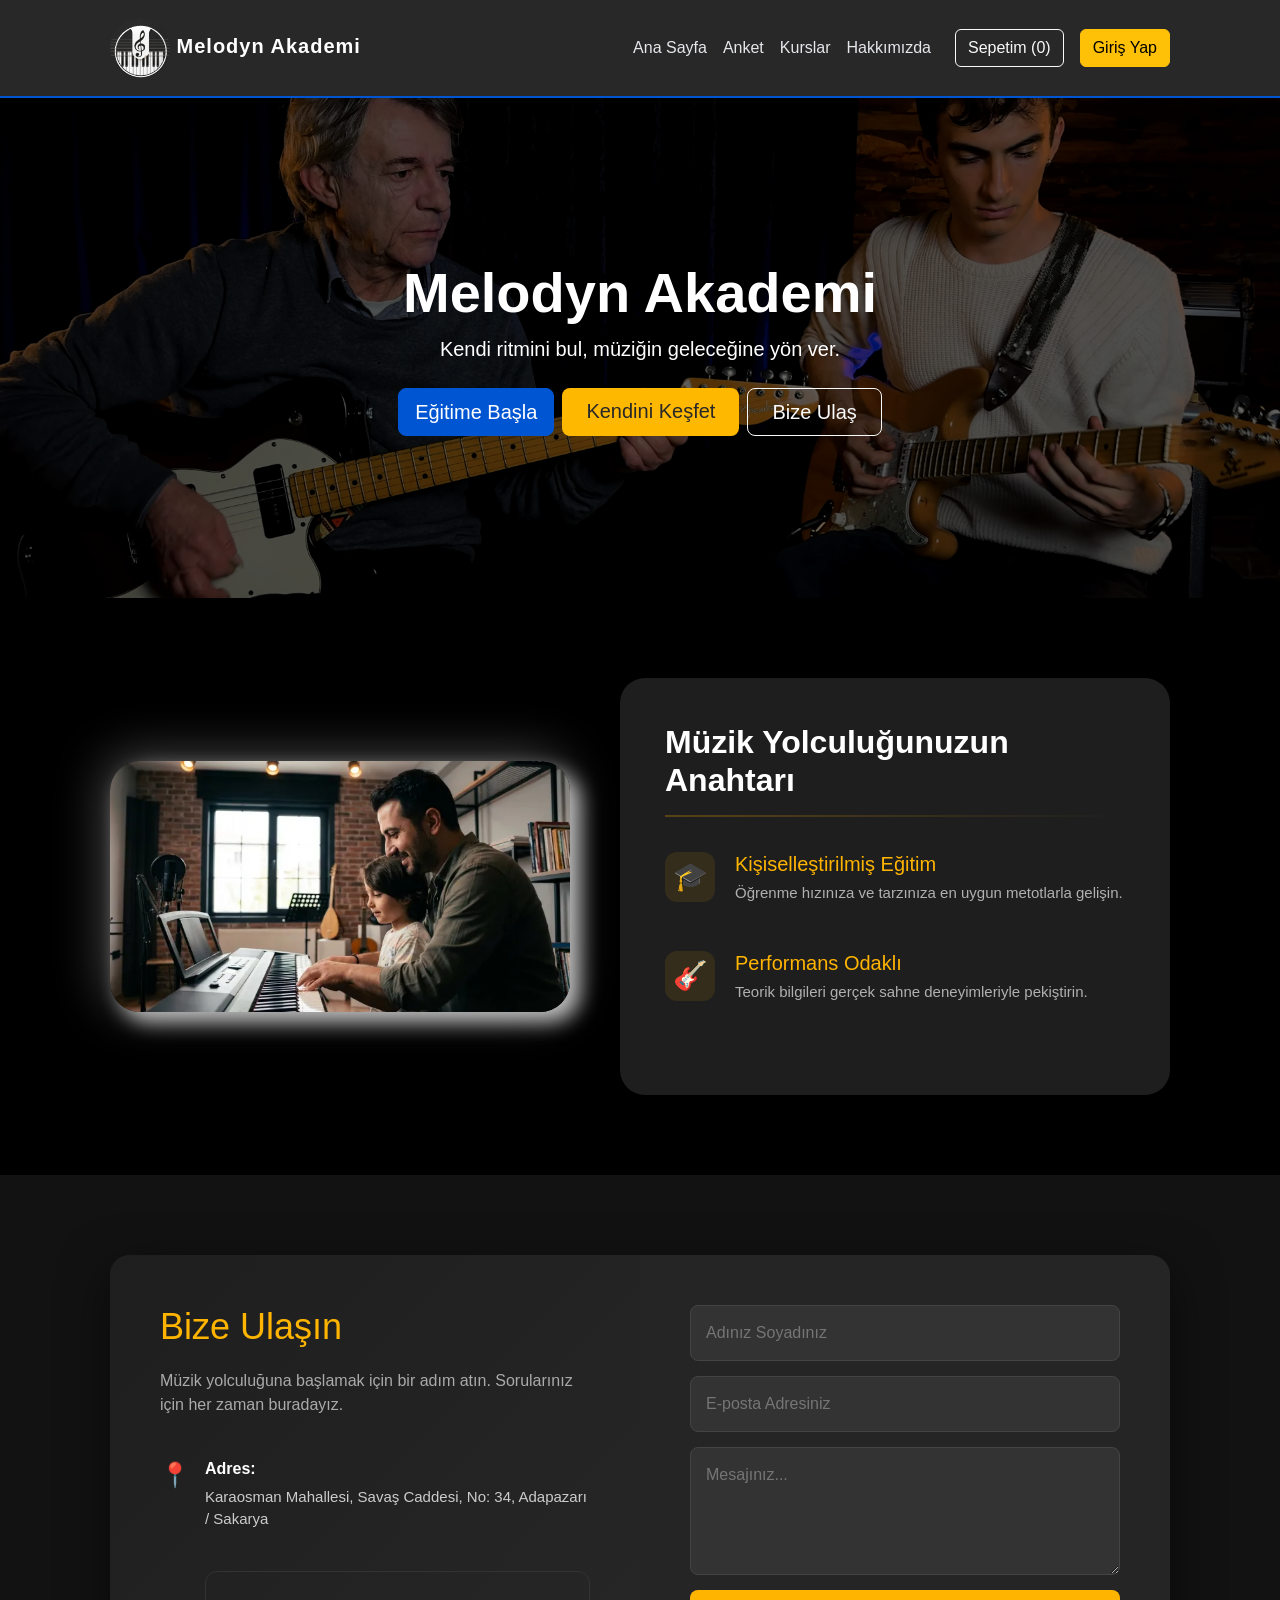
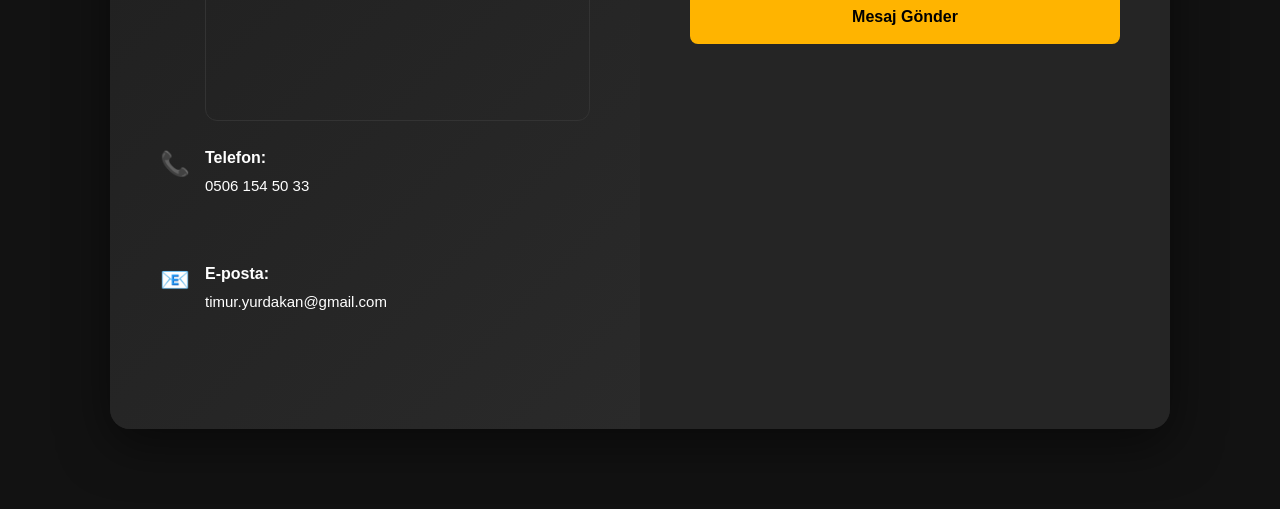
<file: index.html>
<!DOCTYPE html>
<html lang="tr-tr">
<head>
    <meta charset="UTF-8">
    <meta name="viewport" content="width=device-width, initial-scale=1.0">
    <title>Melodyn Akademi</title>
    <link href="bootstrap.min.css" rel="stylesheet">
    <link rel="stylesheet" href="style.css">
</head>
<body>

    <nav class="navbar navbar-expand-lg navbar-custom">
        <div class="container">
            <a class="navbar-brand" href="index.html">
                <img src="logo .jpeg" alt="Logo"> Melodyn Akademi
            </a>
            
            <button class="navbar-toggler" type="button" data-bs-toggle="collapse" data-bs-target="#navbarMenu" aria-controls="navbarMenu" aria-expanded="false" aria-label="Menüyü aç">
                <span class="navbar-toggler-icon"></span>
            </button>
            <div class="collapse navbar-collapse" id="navbarMenu">
                <ul class="navbar-nav ms-auto align-items-center">
                    <li class="nav-item"><a class="nav-link active" href="index.html">Ana Sayfa</a></li>
                    <li class="nav-item"><a class="nav-link" href="anket.html">Anket</a></li>
                    <li class="nav-item"><a class="nav-link" href="kurslar.html">Kurslar</a></li>
                    <li class="nav-item"><a class="nav-link" href="hakkimizda.html">Hakkımızda</a></li>

                    <!-- SEPET BUTONU VE LİSTESİ -->
                    <li class="nav-item position-relative">
                        <button class="btn btn-outline-light ms-3" id="cart-btn" onclick="sepetiAcKapat()">
                            Sepetim (0)
                        </button>
                        
                        <!-- Sepet Penceresi -->
                        <div id="sepet-penceresi" style="display:none; position:absolute; right:0; top:55px; width:280px; background:#1a1a1a; border:1px solid #ffb400; border-radius:12px; padding:15px; z-index:9999; box-shadow: 0 10px 30px rgba(0,0,0,0.5);">
                            <h5 style="color:#ffb400; font-size: 1.1rem; border-bottom: 1px solid #333; pb-2;">Sepetiniz</h5>
                            <ul id="sepet-listesi" style="list-style:none; padding:10px 0; max-height:250px; overflow-y:auto; margin:0;">
                                <!-- JS ile dolacak -->
                            </ul>
                            <div style="border-top: 1px solid #333; pt-2; margin-top:10px;">
                                <button class="btn btn-warning w-100 fw-bold" onclick="sepetiOnayla()">Sepeti Onayla</button>
                            </div>
                        </div>
                    </li>

                    <li class="nav-item ms-3">
                        <button class="btn btn-warning" onclick="loginAlert()">Giriş Yap</button>
                    </li>
                </ul>
            </div>
        </div>
    </nav>

    <div id="hero-section" class="p-5 text-center bg-image shadow-1-strong rounded-bottom-4" 
     style="background-image: linear-gradient(rgba(0, 0, 0, 0.6), rgba(0, 0, 0, 0.6)), url('anasayfa.png'); 
            height: 500px; 
            background-size: cover; 
            background-position: center;
            display: flex;
            align-items: center;
            justify-content: center;">
            
        <div class="container text-white">
            <h1 class="display-4 fw-bold">Melodyn Akademi</h1>
            <p class="lead mb-4">Kendi ritmini bul, müziğin geleceğine yön ver.</p>
            <div class="d-grid gap-2 d-sm-flex justify-content-sm-center">
                <a href="kurslar.html" class="btn btn-primary btn-lg">Eğitime Başla</a>
                <a href="anket.html" class="btn btn-secondary btn-lg px-4 gap-3">Kendini Keşfet</a>
                <a href="#iletisim" class="btn btn-outline-light btn-lg px-4">Bize Ulaş</a>
            </div>
        </div>
    </div>

    <section class="info-section">
        <div class="container">
            <div class="info-wrapper">
                <div class="info-image">
                    <img src="ders.png" alt="Müzik Eğitimi">
                </div>
                <div class="info-content">
                    <h2>Müzik Yolculuğunuzun Anahtarı</h2>
                    <hr class="separator">
                    <div class="feature-item">
                        <div class="feature-icon">🎓</div>
                        <div class="feature-text">
                            <h3>Kişiselleştirilmiş Eğitim</h3>
                            <p>Öğrenme hızınıza ve tarzınıza en uygun metotlarla gelişin.</p>
                        </div>
                    </div>
                    <div class="feature-item">
                        <div class="feature-icon">🎸</div>
                        <div class="feature-text">
                            <h3>Performans Odaklı</h3>
                            <p>Teorik bilgileri gerçek sahne deneyimleriyle pekiştirin.</p>
                        </div>
                    </div>
                </div>
            </div>
        </div>
    </section>

    <!-- index.html içindeki Contact Section Kısmı -->
<section class="contact-section" id="iletisim">
    <div class="container">
        <div class="contact-card">
            <div class="contact-info">
                <h2>Bize Ulaşın</h2>
                <p>Müzik yolculuğuna başlamak için bir adım atın. Sorularınız için her zaman buradayız.</p>
                
                <div class="info-list">
                    <div class="info-item">
                        <span class="icon">📍</span>
                        <div class="text">
                            <strong>Adres:</strong>
                            <p>Karaosman Mahallesi, Savaş Caddesi, No: 34, Adapazarı / Sakarya</p>
                            <!-- HARİTA BURAYA GELDİ -->
                            <div class="map-container" style="margin-top:15px; border-radius: 12px; overflow: hidden; height: 150px; border: 1px solid #333;">
                                <iframe
                                    src="https://www.google.com/maps?q=Karaosman%20Mahallesi%2C%20Savas%20Caddesi%2C%20No%3A%2034%2C%20Adapazari%2C%20Sakarya&output=embed"
                                    width="100%" 
                                    height="100%" 
                                    style="border:0;" 
                                    allowfullscreen="" 
                                    loading="lazy" 
                                    referrerpolicy="no-referrer-when-downgrade">
                                </iframe>
                            </div>
                        </div>
                    </div>

                    <div class="info-item">
                        <span class="icon">📞</span>
                        <div class="text">
                            <strong>Telefon:</strong>
                            <p><a href="tel:5061545033" style="color: #fff; text-decoration: none;">0506 154 50 33</a></p>
                        </div>
                    </div>

                    <div class="info-item">
                        <span class="icon">📧</span>
                        <div class="text">
                            <strong>E-posta:</strong>
                            <p><a href="mailto:timur.yurdakan@gmail.com" style="color: #fff; text-decoration: none;">timur.yurdakan@gmail.com</a></p>
                        </div>
                    </div>
                </div>
            </div>

            <div class="contact-form">
                <input type="text" placeholder="Adınız Soyadınız">
                <input type="email" placeholder="E-posta Adresiniz">
                <textarea placeholder="Mesajınız..." rows="4"></textarea>
                <button class="submit-btn">Mesaj Gönder</button>
            </div>
        </div>
    </div>
</section>

    <script src="https://cdn.jsdelivr.net/npm/bootstrap@5.3.3/dist/js/bootstrap.bundle.min.js"></script>
    <script src="script.js"></script>
</body>
</html>
</file>
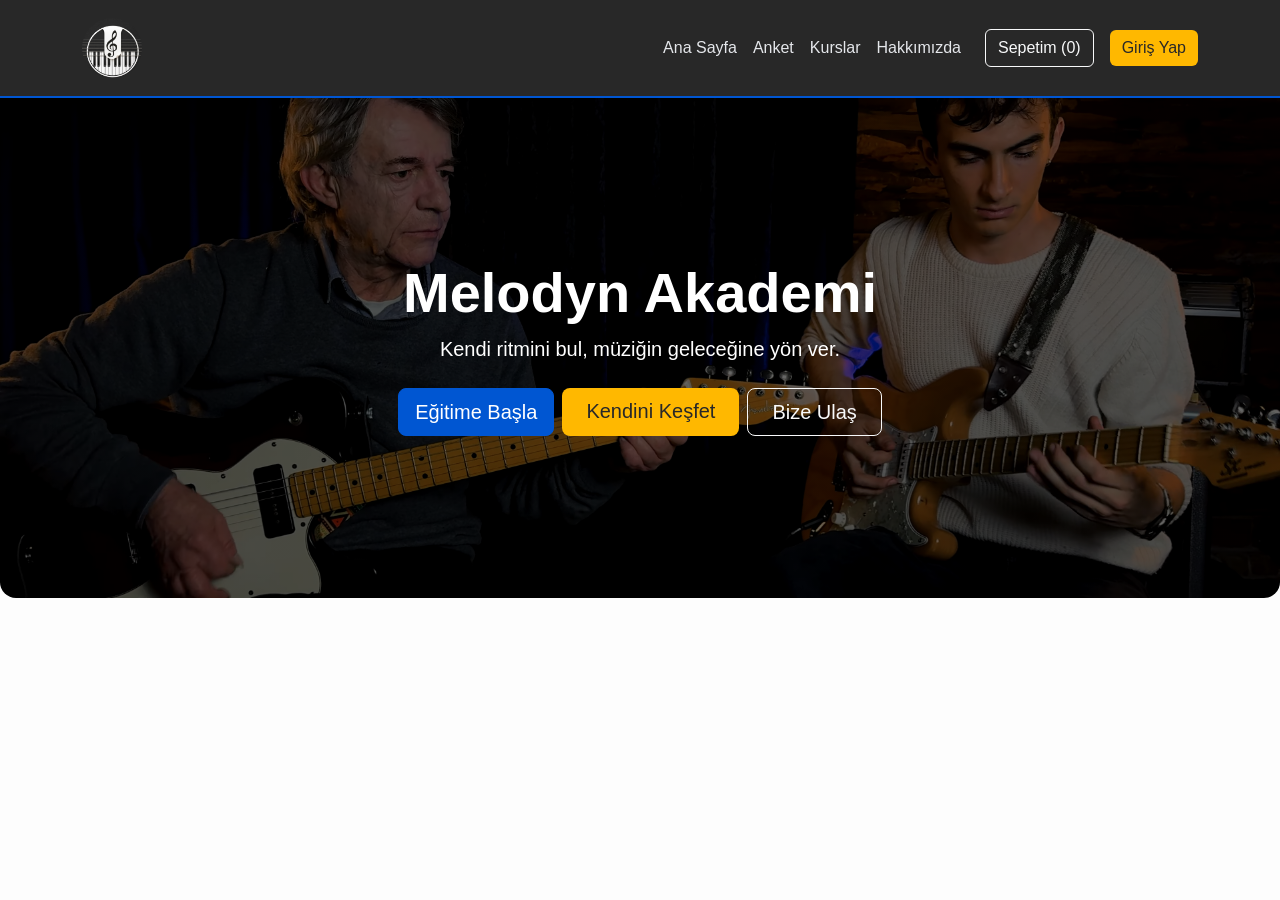
<file: SWE106/index.html>
<!DOCTYPE html>
<html lang="tr">
<head>
    <meta charset="UTF-8">
    <title>Melodyn Akademi</title>
    <link href="bootstrap.min.css" rel="stylesheet">
    <link rel="stylesheet" href="style.css">
</head>
<body>

    <nav class="navbar navbar-expand-lg navbar-custom">
        <div class="container">
            <a class="navbar-brand" href="index.html">
                <img src="WhatsApp Image 2026-04-24 at 16.13.38.jpeg" alt="Logo">
            </a>
            
            <div class="collapse navbar-collapse">
                <ul class="navbar-nav ms-auto align-items-center">
                    <li class="nav-item"><a class="nav-link" href="index.html">Ana Sayfa</a></li>
                    <li class="nav-item"><a class="nav-link" href="anket.html">Anket</a></li>
                    <li class="nav-item"><a class="nav-link" href="kurslar.html">Kurslar</a></li>
                    <li class="nav-item"><a class="nav-link" href="hakkimizda.html">Hakkımızda</a></li>
                    
                    <li class="nav-item">
                        <button class="btn btn-outline-light ms-3" data-bs-toggle="modal" data-bs-target="#sepetModal">
                            Sepetim (0)
                        </button>
                    </li>

                    <li class="nav-item ms-3">
                        <a class="btn btn-secondary" href="#">Giriş Yap</a>
                    </li>
                </ul>
            </div>
        </div>
    </nav>

    <div class="p-5 text-center bg-image shadow-1-strong rounded-bottom-4" 
     style="background-image: linear-gradient(rgba(0, 0, 0, 0.6), rgba(0, 0, 0, 0.6)), url('anasayfa.png'); 
            height: 500px; 
            background-size: cover; 
            background-position: center;
            display: flex;
            align-items: center;
            justify-content: center;">
            
  <div class="container text-white">
    <h1 class="display-4 fw-bold">Melodyn Akademi</h1>
    <p class="lead mb-4">Kendi ritmini bul, müziğin geleceğine yön ver.</p>
    <div class="d-grid gap-2 d-sm-flex justify-content-sm-center">
      <a href="kurslar.html" class="btn btn-primary btn-lg">Eğitime Başla</a>
      <a href="#kurslar" class="btn btn-secondary  btn-lg px-4 gap-3">Kendini Keşfet</a>
      <a href="#iletisim" class="btn btn-outline-light btn-lg px-4">Bize Ulaş</a>
    </div>
  </div>
</div>

    
    <div class="modal fade" id="sepetModal" tabindex="-1">
        <div class="modal-dialog modal-dialog-centered">
            <div class="modal-content">
                <div class="modal-header">
                    <h5 class="modal-title">Sepetim</h5>
                    <button type="button" class="btn-close" data-bs-dismiss="modal"></button>
                </div>
                <div class="modal-body text-center">
                    <p>Sepetiniz şu an boş.</p>
                </div>
                <div class="modal-footer">
                    <button type="button" class="btn btn-secondary" data-bs-dismiss="modal">Kapat</button>
                </div>
            </div>
        </div>
    </div>

</body>
</html>
</file>
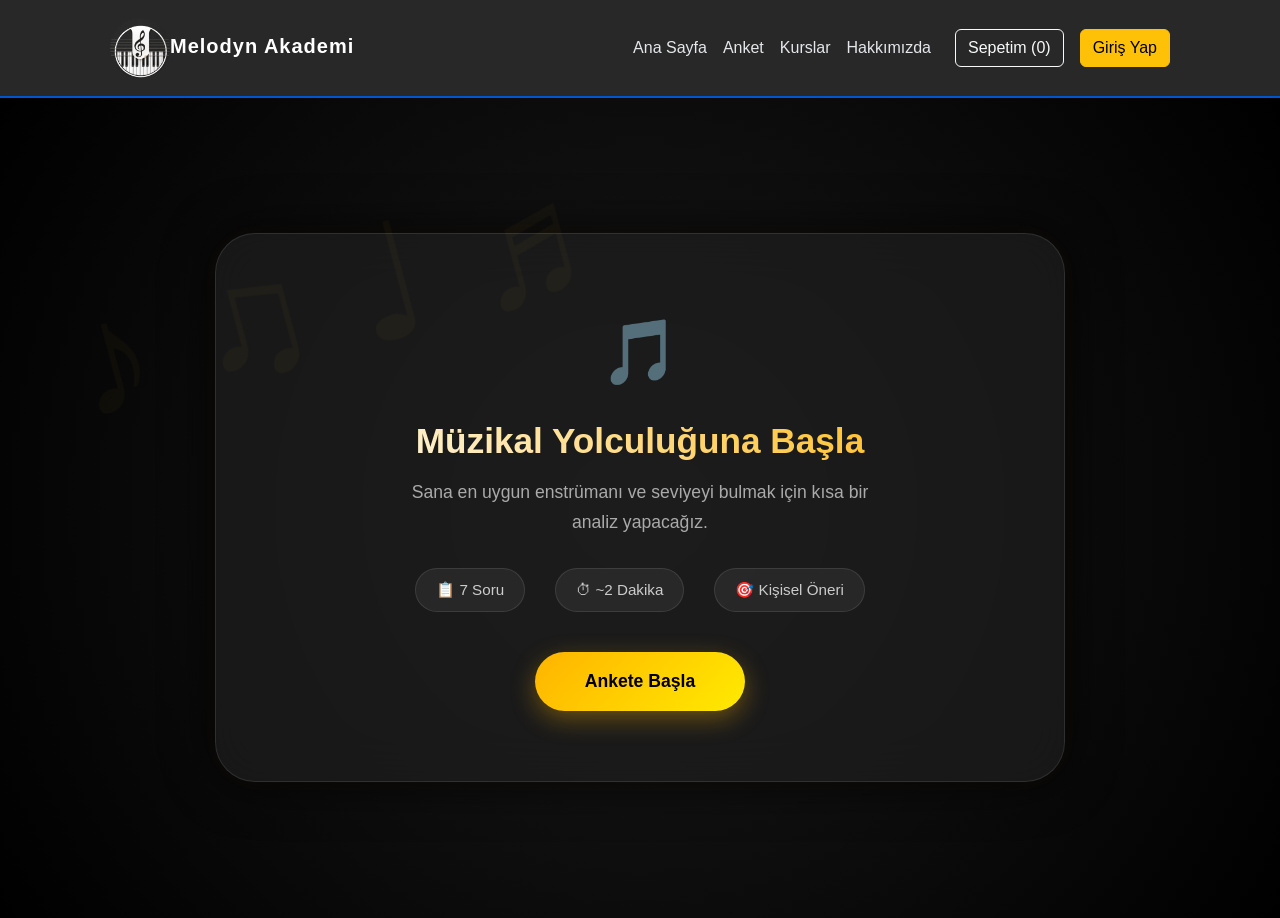
<file: anket.html>
<!DOCTYPE html>
<html lang="tr-tr">
<head>
    <meta charset="UTF-8">
    <meta name="viewport" content="width=device-width, initial-scale=1.0">
    <title>Melodyn Akademi | Kurs Keşif Anketi</title>
    <link href="bootstrap.min.css" rel="stylesheet">
    <link rel="stylesheet" href="style.css">
</head>
<body>
    <nav class="navbar navbar-expand-lg navbar-custom">
        <div class="container">
            <a class="navbar-brand" href="index.html">
                <img src="logo .jpeg" alt="Logo">Melodyn Akademi
            </a>
            <button class="navbar-toggler" type="button" data-bs-toggle="collapse" data-bs-target="#navbarMenu" aria-controls="navbarMenu" aria-expanded="false" aria-label="Menüyü aç">
                <span class="navbar-toggler-icon"></span>
            </button>
            <div class="collapse navbar-collapse" id="navbarMenu">
                <ul class="navbar-nav ms-auto align-items-center">
                    <li class="nav-item"><a class="nav-link" href="index.html">Ana Sayfa</a></li>
                    <li class="nav-item"><a class="nav-link active" href="anket.html">Anket</a></li>
                    <li class="nav-item"><a class="nav-link" href="kurslar.html">Kurslar</a></li>
                    <li class="nav-item"><a class="nav-link" href="hakkimizda.html">Hakkımızda</a></li>
                    
                    <!-- SEPET BUTONU VE LİSTESİ -->
                    <li class="nav-item position-relative">
                        <button class="btn btn-outline-light ms-3" id="cart-btn" onclick="sepetiAcKapat()">
                            Sepetim (0)
                        </button>
                        
                        <!-- Sepet Penceresi (JS ile kontrol ediliyor) -->
                        <div id="sepet-penceresi" style="display:none; position:absolute; right:0; top:55px; width:280px; background:#1a1a1a; border:1px solid #ffb400; border-radius:12px; padding:15px; z-index:9999; box-shadow: 0 10px 30px rgba(0,0,0,0.5);">
                            <h5 style="color:#ffb400; font-size: 1.1rem; border-bottom: 1px solid #333; pb-2;">Sepetiniz</h5>
                            <ul id="sepet-listesi" style="list-style:none; padding:10px 0; max-height:250px; overflow-y:auto; margin:0;">
                                <!-- JS ile dolacak -->
                            </ul>
                            <div style="border-top: 1px solid #333; pt-2; margin-top:10px;">
                                <button class="btn btn-warning w-100 fw-bold" onclick="sepetiOnayla()">Sepeti Onayla</button>
                            </div>
                        </div>
                    </li>

                    <li class="nav-item ms-3">
                        <button class="btn btn-warning" onclick="loginAlert()">Giriş Yap</button>
                    </li>
                </ul>
            </div>
        </div>
    </nav>

    <section class="survey-section">
        <div class="container">
            <div id="survey-card" class="survey-card">

                <!-- Giriş Ekranı -->
                <div id="intro-container">
                    <div class="intro-icon">🎵</div>
                    <h2 class="intro-title">Müzikal Yolculuğuna Başla</h2>
                    <p class="intro-desc">Sana en uygun enstrümanı ve seviyeyi bulmak için kısa bir analiz yapacağız.</p>
                    <div class="intro-meta">
                        <span>📋 7 Soru</span>
                        <span>⏱ ~2 Dakika</span>
                        <span>🎯 Kişisel Öneri</span>
                    </div>
                    <button onclick="startSurvey()" class="btn-start">Ankete Başla</button>
                </div>

                <!-- Anket Ekranı -->
                <div id="survey-main" style="display: none;">
                    <div class="progress-container mb-2">
                        <div class="progress-bar" id="survey-progress"></div>
                    </div>
                    <p id="step-counter" class="step-counter">Soru 1 / 7</p>

                    <div id="question-container">
                        <h2 id="question-text"></h2>
                        <div id="options" class="options-grid"></div>
                    </div>

                    <div class="survey-nav mt-4">
                        <button id="back-btn" onclick="goBack()" class="btn-back" style="display: none;">← Geri</button>
                    </div>
                </div>

                <!-- Sonuç Ekranı -->
                <div id="result-container" class="result-container" style="display: none;">
                    <h2 class="result-title">Müzikal Kimliğin Belirlendi!</h2>
                    <div id="course-result" class="course-card-result"></div>
                    <div class="result-actions mt-4">
                        <a href="#" id="buy-course-btn" class="btn btn-warning btn-lg px-5 py-3">Kursu Satın Al</a>
                        <button onclick="location.reload()" class="btn btn-outline-light ms-2">Yeniden Çöz</button>
                    </div>
                </div>

            </div>
        </div>
    </section>

    <!-- JS BAĞLANTILARI -->
    <script src="https://cdn.jsdelivr.net/npm/bootstrap@5.3.3/dist/js/bootstrap.bundle.min.js"></script>
    <script src="script.js"></script>
</body>
</html>
</file>
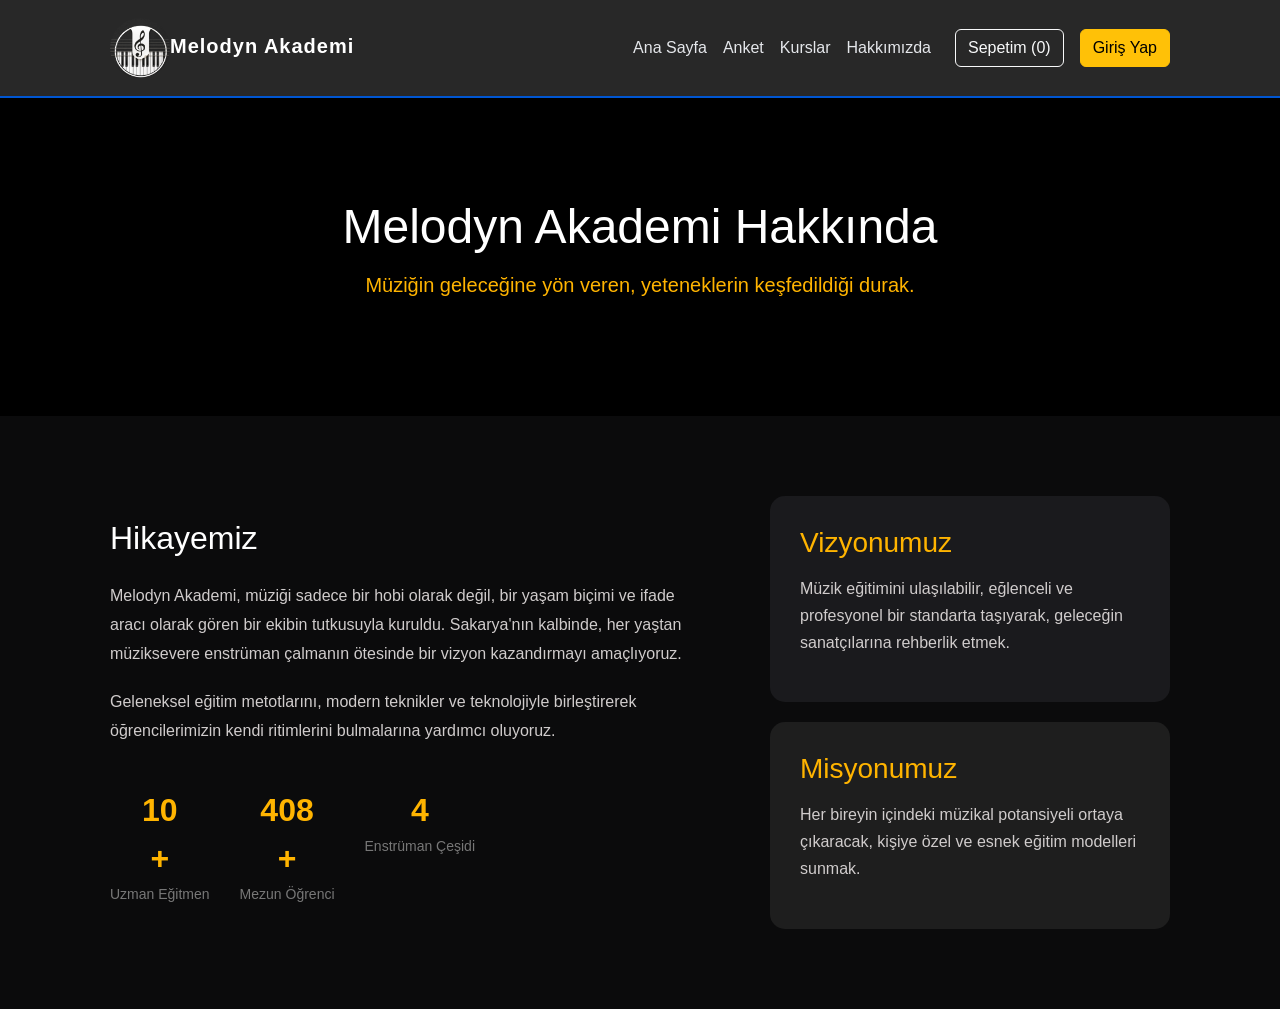
<file: hakkimizda.html>
<!DOCTYPE html>
<html lang="tr">
<head>
    <meta charset="UTF-8">
    <meta name="viewport" content="width=device-width, initial-scale=1.0">
    <title>Melodyn Akademi | Hakkımızda</title>
    <link href="bootstrap.min.css" rel="stylesheet">
    <link rel="stylesheet" href="style.css">
</head>
<body>
    <!-- NAVIGASYON ÇUBUĞU -->
    <nav class="navbar navbar-expand-lg navbar-custom">
        <div class="container">
            <a class="navbar-brand" href="index.html">
                <img src="logo .jpeg" alt="Logo">Melodyn Akademi
            </a>
            <button class="navbar-toggler" type="button" data-bs-toggle="collapse" data-bs-target="#navbarMenu" aria-controls="navbarMenu" aria-expanded="false" aria-label="Menüyü aç">
                <span class="navbar-toggler-icon"></span>
            </button>
            <div class="collapse navbar-collapse" id="navbarMenu">
                <ul class="navbar-nav ms-auto align-items-center">
                    <li class="nav-item"><a class="nav-link" href="index.html">Ana Sayfa</a></li>
                    <li class="nav-item"><a class="nav-link" href="anket.html">Anket</a></li>
                    <li class="nav-item"><a class="nav-link" href="kurslar.html">Kurslar</a></li>
                    <li class="nav-item"><a class="nav-link active" href="hakkimizda.html">Hakkımızda</a></li>
                    
                    <!-- SEPET BUTONU VE LİSTESİ -->
                    <li class="nav-item position-relative">
                        <button class="btn btn-outline-light ms-3" id="cart-btn" onclick="sepetiAcKapat()">
                            Sepetim (0)
                        </button>
                        
                        <!-- Sepet Penceresi -->
                        <div id="sepet-penceresi" style="display:none; position:absolute; right:0; top:55px; width:280px; background:#1a1a1a; border:1px solid #ffb400; border-radius:12px; padding:15px; z-index:9999; box-shadow: 0 10px 30px rgba(0,0,0,0.5);">
                            <h5 style="color:#ffb400; font-size: 1.1rem; border-bottom: 1px solid #333; pb-2;">Sepetiniz</h5>
                            <ul id="sepet-listesi" style="list-style:none; padding:10px 0; max-height:250px; overflow-y:auto; margin:0;">
                                <!-- JS ile dolacak -->
                            </ul>
                            <div style="border-top: 1px solid #333; pt-2; margin-top:10px;">
                                <button class="btn btn-warning w-100 fw-bold" onclick="sepetiOnayla()">Sepeti Onayla</button>
                            </div>
                        </div>
                    </li>

                    <li class="nav-item ms-3">
                         <button class="btn btn-warning" onclick="loginAlert()">Giriş Yap</button>
                    </li>
                </ul>
            </div>
        </div>
    </nav>

    <!-- HAKKIMIZDA HERO -->
    <section class="about-hero">
        <div class="container">
            <h1>Melodyn Akademi Hakkında</h1>
            <p class="subtitle">Müziğin geleceğine yön veren, yeteneklerin keşfedildiği durak.</p>
        </div>
    </section>

    <!-- İÇERİK BÖLÜMÜ -->
    <section class="about-content">
        <div class="container">
            <div class="about-grid">
                <div class="about-text">
                    <h2>Hikayemiz</h2>
                    <p>Melodyn Akademi, müziği sadece bir hobi olarak değil, bir yaşam biçimi ve ifade aracı olarak gören bir ekibin tutkusuyla kuruldu. Sakarya'nın kalbinde, her yaştan müziksevere enstrüman çalmanın ötesinde bir vizyon kazandırmayı amaçlıyoruz.</p>
                    <p>Geleneksel eğitim metotlarını, modern teknikler ve teknolojiyle birleştirerek öğrencilerimizin kendi ritimlerini bulmalarına yardımcı oluyoruz.</p>

                    <div class="stats">
                        <div class="stat-item">
                            <span class="number count-up" data-target="10">0</span><span class="number">+</span>
                            <span class="label">Uzman Eğitmen</span>
                        </div>
                        <div class="stat-item">
                            <span class="number count-up" data-target="500">0</span><span class="number">+</span>
                            <span class="label">Mezun Öğrenci</span>
                        </div>
                        <div class="stat-item">
                            <span class="number count-up" data-target="4">0</span>
                            <span class="label">Enstrüman Çeşidi</span>
                        </div>
                    </div>
                </div>

                <div class="about-vision">
                    <div class="vision-card">
                        <h3>Vizyonumuz</h3>
                        <p>Müzik eğitimini ulaşılabilir, eğlenceli ve profesyonel bir standarta taşıyarak, geleceğin sanatçılarına rehberlik etmek.</p>
                    </div>
                    <div class="vision-card dark">
                        <h3>Misyonumuz</h3>
                        <p>Her bireyin içindeki müzikal potansiyeli ortaya çıkaracak, kişiye özel ve esnek eğitim modelleri sunmak.</p>
                    </div>
                </div>
            </div>
        </div>
    </section>

    <!-- JS KODLARI -->
    <script src="https://cdn.jsdelivr.net/npm/bootstrap@5.3.3/dist/js/bootstrap.bundle.min.js"></script>
    <script src="script.js"></script>

    <script>
        // Sayaç animasyonu (IntersectionObserver)
        const countEls = document.querySelectorAll(".count-up");
        const observer = new IntersectionObserver((entries) => {
            entries.forEach(entry => {
                if (!entry.isIntersecting) return;
                const el = entry.target;
                const target = parseInt(el.dataset.target);
                const duration = 1500;
                const step = Math.ceil(target / (duration / 16));
                let current = 0;
                const timer = setInterval(() => {
                    current = Math.min(current + step, target);
                    el.textContent = current;
                    if (current >= target) clearInterval(timer);
                }, 16);
                observer.unobserve(el);
            });
        }, { threshold: 0.5 });

        countEls.forEach(el => observer.observe(el));
    </script>
</body>
</html>
</file>
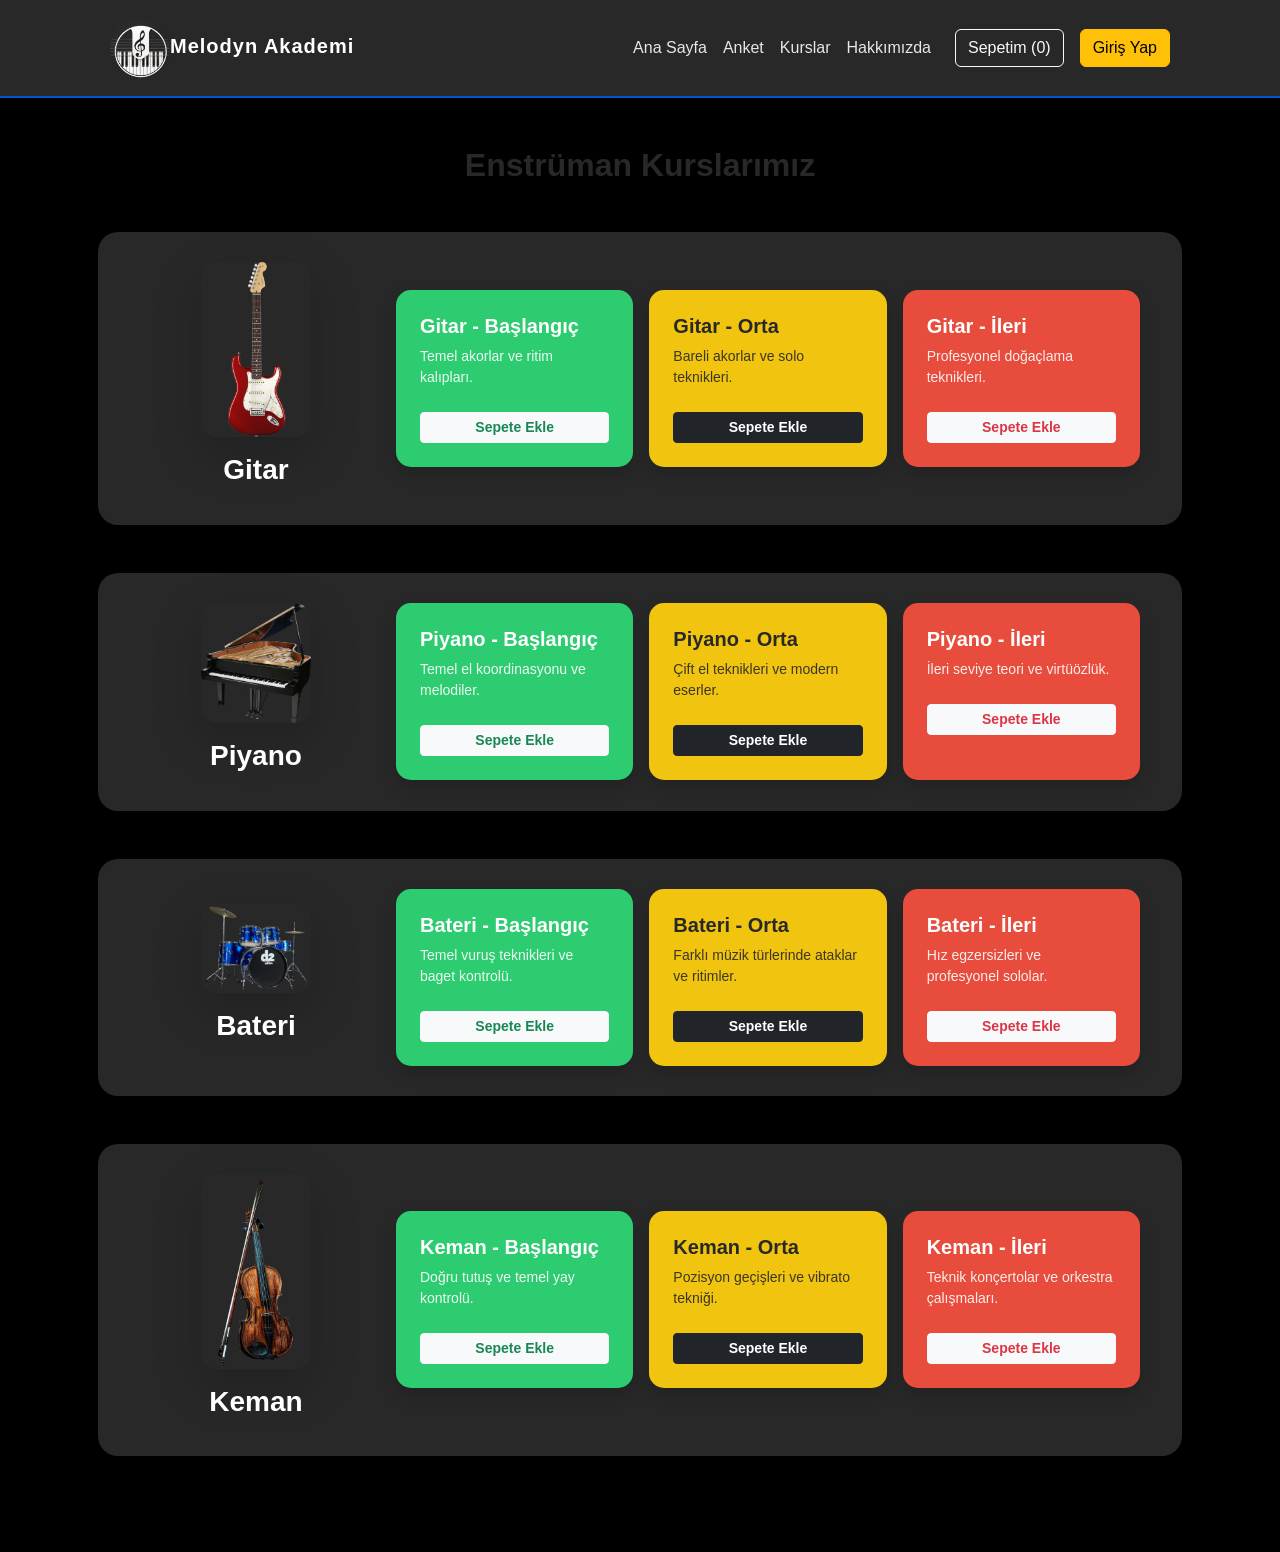
<file: kurslar.html>
<!DOCTYPE html>
<html lang="tr">
<head>
    <meta charset="UTF-8">
    <meta name="viewport" content="width=device-width, initial-scale=1.0">
    <title>Melodyn Akademi | Kurslarımız</title>
    <link href="bootstrap.min.css" rel="stylesheet">
    <link rel="stylesheet" href="style.css">
</head>
<body>
    <nav class="navbar navbar-expand-lg navbar-custom">
        <div class="container">
            <a class="navbar-brand" href="index.html">
                <img src="logo .jpeg" alt="Logo">Melodyn Akademi
            </a>
            <button class="navbar-toggler" type="button" data-bs-toggle="collapse" data-bs-target="#navbarMenu" aria-controls="navbarMenu" aria-expanded="false" aria-label="Menüyü aç">
                <span class="navbar-toggler-icon"></span>
            </button>
            <div class="collapse navbar-collapse" id="navbarMenu">
                <ul class="navbar-nav ms-auto align-items-center">
                    <li class="nav-item"><a class="nav-link" href="index.html">Ana Sayfa</a></li>
                    <li class="nav-item"><a class="nav-link" href="anket.html">Anket</a></li>
                    <li class="nav-item"><a class="nav-link active" href="kurslar.html">Kurslar</a></li>
                    <li class="nav-item"><a class="nav-link" href="hakkimizda.html">Hakkımızda</a></li>
                    
                    <!-- SEPET BUTONU VE PENCERESİ -->
                    <li class="nav-item position-relative">
                        <button class="btn btn-outline-light ms-3" id="cart-btn" onclick="sepetiAcKapat()">
                            Sepetim (0)
                        </button>
                        
                        <div id="sepet-penceresi" style="display:none; position:absolute; right:0; top:55px; width:280px; background:#1a1a1a; border:1px solid #ffb400; border-radius:12px; padding:15px; z-index:9999; box-shadow: 0 10px 30px rgba(0,0,0,0.5);">
                            <h5 style="color:#ffb400; font-size: 1.1rem; border-bottom: 1px solid #333; pb-2;">Sepetiniz</h5>
                            <ul id="sepet-listesi" style="list-style:none; padding:10px 0; max-height:250px; overflow-y:auto; margin:0;">
                                <!-- JS ile dolacak -->
                            </ul>
                            <div style="border-top: 1px solid #333; pt-2; margin-top:10px;">
                                <button class="btn btn-warning w-100 fw-bold" onclick="sepetiOnayla()">Sepeti Onayla</button>
                            </div>
                        </div>
                    </li>

                    <li class="nav-item ms-3">
                        <button class="btn btn-warning" onclick="loginAlert()">Giriş Yap</button>
                    </li>
                </ul>
            </div>
        </div>
    </nav>

    <main class="container mt-5 pb-5">
        <h2 class="mb-5 fw-bold text-center" style="color: var(--nav-bg);">Enstrüman Kurslarımız</h2>

        <!-- GITAR -->
        <div id="gitar" class="row instrument-row align-items-center mb-5">
            <div class="col-lg-3 text-center mb-4 mb-lg-0">
                <img src="egitar.png" alt="Gitar" class="img-fluid rounded-4 shadow-lg mb-3" width="110">
                <h3 class="fw-bold text-white">Gitar</h3>
            </div>
            <div class="col-lg-9">
                <div class="row g-3">
                    <div class="col-md-4">
                        <div class="card h-100 course-card bg-easy shadow">
                            <div class="card-body p-4">
                                <h5 class="fw-bold">Gitar - Başlangıç</h5>
                                <p class="small">Temel akorlar ve ritim kalıpları.</p>
                                <button class="btn btn-light btn-sm w-100 mt-2 fw-bold text-success" onclick="sepeteEkle('Gitar - Başlangıç', 450)">Sepete Ekle</button>
                            </div>
                        </div>
                    </div>
                    <div class="col-md-4">
                        <div class="card h-100 course-card bg-medium shadow">
                            <div class="card-body p-4">
                                <h5 class="fw-bold">Gitar - Orta</h5>
                                <p class="small">Bareli akorlar ve solo teknikleri.</p>
                                <button class="btn btn-dark btn-sm w-100 mt-2 fw-bold" onclick="sepeteEkle('Gitar - Orta', 600)">Sepete Ekle</button>
                            </div>
                        </div>
                    </div>
                    <div class="col-md-4">
                        <div class="card h-100 course-card bg-hard shadow">
                            <div class="card-body p-4">
                                <h5 class="fw-bold">Gitar - İleri</h5>
                                <p class="small">Profesyonel doğaçlama teknikleri.</p>
                                <button class="btn btn-light btn-sm w-100 mt-2 fw-bold text-danger" onclick="sepeteEkle('Gitar - İleri', 850)">Sepete Ekle</button>
                            </div>
                        </div>
                    </div>
                </div>
            </div>
        </div>

        <!-- PIYANO -->
        <div id="piyano" class="row instrument-row align-items-center mb-5">
            <div class="col-lg-3 text-center mb-4 mb-lg-0">
                <img src="piyano.png" alt="Piyano" class="img-fluid rounded-4 shadow-lg mb-3" width="110">
                <h3 class="fw-bold text-white">Piyano</h3>
            </div>
            <div class="col-lg-9">
                <div class="row g-3">
                    <div class="col-md-4">
                        <div class="card h-100 course-card bg-easy shadow">
                            <div class="card-body p-4">
                                <h5 class="fw-bold">Piyano - Başlangıç</h5>
                                <p class="small">Temel el koordinasyonu ve melodiler.</p>
                                <button class="btn btn-light btn-sm w-100 mt-2 fw-bold text-success" onclick="sepeteEkle('Piyano - Başlangıç', 500)">Sepete Ekle</button>
                            </div>
                        </div>
                    </div>
                    <div class="col-md-4">
                        <div class="card h-100 course-card bg-medium shadow">
                            <div class="card-body p-4">
                                <h5 class="fw-bold">Piyano - Orta</h5>
                                <p class="small">Çift el teknikleri ve modern eserler.</p>
                                <button class="btn btn-dark btn-sm w-100 mt-2 fw-bold" onclick="sepeteEkle('Piyano - Orta', 750)">Sepete Ekle</button>
                            </div>
                        </div>
                    </div>
                    <div class="col-md-4">
                        <div class="card h-100 course-card bg-hard shadow">
                            <div class="card-body p-4">
                                <h5 class="fw-bold">Piyano - İleri</h5>
                                <p class="small">İleri seviye teori ve virtüözlük.</p>
                                <button class="btn btn-light btn-sm w-100 mt-2 fw-bold text-danger" onclick="sepeteEkle('Piyano - İleri', 1000)">Sepete Ekle</button>
                            </div>
                        </div>
                    </div>
                </div>
            </div>
        </div>

        <!-- BATERI -->
        <div id="bateri" class="row instrument-row align-items-center mb-5">
            <div class="col-lg-3 text-center mb-4 mb-lg-0">
                <img src="bateri.png" alt="Bateri" class="img-fluid rounded-4 shadow-lg mb-3" width="110">
                <h3 class="fw-bold text-white">Bateri</h3>
            </div>
            <div class="col-lg-9">
                <div class="row g-3">
                    <div class="col-md-4">
                        <div class="card h-100 course-card bg-easy shadow">
                            <div class="card-body p-4">
                                <h5 class="fw-bold">Bateri - Başlangıç</h5>
                                <p class="small">Temel vuruş teknikleri ve baget kontrolü.</p>
                                <button class="btn btn-light btn-sm w-100 mt-2 fw-bold text-success" onclick="sepeteEkle('Bateri - Başlangıç', 400)">Sepete Ekle</button>
                            </div>
                        </div>
                    </div>
                    <div class="col-md-4">
                        <div class="card h-100 course-card bg-medium shadow">
                            <div class="card-body p-4">
                                <h5 class="fw-bold">Bateri - Orta</h5>
                                <p class="small">Farklı müzik türlerinde ataklar ve ritimler.</p>
                                <button class="btn btn-dark btn-sm w-100 mt-2 fw-bold" onclick="sepeteEkle('Bateri - Orta', 550)">Sepete Ekle</button>
                            </div>
                        </div>
                    </div>
                    <div class="col-md-4">
                        <div class="card h-100 course-card bg-hard shadow">
                            <div class="card-body p-4">
                                <h5 class="fw-bold">Bateri - İleri</h5>
                                <p class="small">Hız egzersizleri ve profesyonel sololar.</p>
                                <button class="btn btn-light btn-sm w-100 mt-2 fw-bold text-danger" onclick="sepeteEkle('Bateri - İleri', 800)">Sepete Ekle</button>
                            </div>
                        </div>
                    </div>
                </div>
            </div>
        </div>

        <!-- KEMAN -->
        <div id="keman" class="row instrument-row align-items-center mb-5">
            <div class="col-lg-3 text-center mb-4 mb-lg-0">
                <img src="keman.png" alt="Keman" class="img-fluid rounded-4 shadow-lg mb-3" width="110">
                <h3 class="fw-bold text-white">Keman</h3>
            </div>
            <div class="col-lg-9">
                <div class="row g-3">
                    <div class="col-md-4">
                        <div class="card h-100 course-card bg-easy shadow">
                            <div class="card-body p-4">
                                <h5 class="fw-bold">Keman - Başlangıç</h5>
                                <p class="small">Doğru tutuş ve temel yay kontrolü.</p>
                                <button class="btn btn-light btn-sm w-100 mt-2 fw-bold text-success" onclick="sepeteEkle('Keman - Başlangıç', 500)">Sepete Ekle</button>
                            </div>
                        </div>
                    </div>
                    <div class="col-md-4">
                        <div class="card h-100 course-card bg-medium shadow">
                            <div class="card-body p-4">
                                <h5 class="fw-bold">Keman - Orta</h5>
                                <p class="small">Pozisyon geçişleri ve vibrato tekniği.</p>
                                <button class="btn btn-dark btn-sm w-100 mt-2 fw-bold" onclick="sepeteEkle('Keman - Orta', 700)">Sepete Ekle</button>
                            </div>
                        </div>
                    </div>
                    <div class="col-md-4">
                        <div class="card h-100 course-card bg-hard shadow">
                            <div class="card-body p-4">
                                <h5 class="fw-bold">Keman - İleri</h5>
                                <p class="small">Teknik konçertolar ve orkestra çalışmaları.</p>
                                <button class="btn btn-light btn-sm w-100 mt-2 fw-bold text-danger" onclick="sepeteEkle('Keman - İleri', 900)">Sepete Ekle</button>
                            </div>
                        </div>
                    </div>
                </div>
            </div>
        </div>
    </main>

    <script src="https://cdn.jsdelivr.net/npm/bootstrap@5.3.3/dist/js/bootstrap.bundle.min.js"></script>
    <script src="script.js"></script>
</body>
</html>
</file>
<file: style.css>
:root {
  --text-color: #282828;
  --background-color: #000000;
  --primary-color: #0056D2;
  --secondary-color: #000000;
  --accent-color: #FFB800;
  --nav-bg: #282828; 
  --nav-border: #E5E7EB;
  --nav-text: #E5E7EB;
}

body{
    font-family: 'Inter', sans-serif;
    color: var(--text-color);
    background-color: var(--background-color);
}

.btn-primary {
    background-color: var(--primary-color) !important;
    border-color: var(--primary-color) !important;
    color: #ffffff !important;
}

.btn-secondary{
    background-color: var(--accent-color) !important;
    color: #282828 !important;
    border: none !important;
    transition: 0.3s !important;
}

.btn-primary:hover {
    background-color: #0044a8 !important;
    border-color: #0044a8 !important;
}

.btn-secondary:hover {
    background-color: #E5A600 !important;
    border-color: #E5A600 !important;
    color: #000000 !important;
}

.navbar-custom {
    background-color: var(--nav-bg) !important;
    border-bottom: 2px solid var(--primary-color); 
    padding: 0.8rem 0;
}

.navbar-custom .nav-link {
    color: var(--nav-text) !important;
    font-weight: 500;
    transition: 0.3s;
}

.navbar-custom .nav-link:hover {
    color: var(--accent-color) !important; 
}

.navbar-brand img {
    height: 60px !important; /* İstediğin boyuta göre ayarla */
    width: 60px !important;  /* Kare olması için height ile aynı olmalı */
    object-fit: cover !important;       /* Resim yamulmasın, dairenin içine tam otursun */
    border-radius: 50%;      /* İşte bu kod daire yapıyor */
    background-color: white; /* Eğer logonun arkası şeffafsa beyaz zemin iyi durur */
}

.navbar-custom .navbar-brand {
    color: #ffffff !important;
    font-weight: 800;
    letter-spacing: 1px;
}
    
.modal-content {
    border-radius: 15px; /* Köşeleri yuvarlatma */
}


.instrument-row {
    background-color: var(--nav-bg) !important; /* Navbar ile aynı gri/siyah */
    color: white !important; /* Yazılar beyaz */
    border-radius: 20px;
    padding: 30px;
    margin-bottom: 40px;
    box-shadow: 0 10px 30px rgba(0,0,0,0.15);
}


.course-card {
    border: none !important;
    border-radius: 15px;
    transition: transform 0.2s;
    position: relative;
    z-index: 1;
    color: white !important; /* Kart içindeki yazılar da beyaz olsun */
}

.bg-easy { background-color: #2ecc71 !important; }   
.bg-medium { background-color: #f1c40f !important; color: #282828 !important; } 
.bg-hard { background-color: #e74c3c !important; }

.course-card:hover {
    transform: scale(1.3);
    z-index: 10;
}

.course-card p {
    opacity: 0.9;
}
/* Genel Bölüm Ayarları */
.info-section {
    padding: 80px 0;
    background-color: #000000; /* Hafif bir arka plan rengi */
    background-image: radial-gradient(#d1d1d1 0.5px, transparent 0.5px); /* Noktalı modern doku */
    background-size: 20px 20px;
}

.container {
    max-width: 1100px;
    margin: 0 auto;
    padding: 0 20px;
}

/* Hero (anasayfa) neon + interaktif noktalar */
#hero {
    position: relative;
    overflow: hidden;
    box-shadow: 0 20px 80px rgba(0,0,0,0.6), inset 0 0 120px rgba(255,180,0,0.03);
}

#hero::after{
    content: '';
    position: absolute;
    inset: 0;
    pointer-events: none;
    background: radial-gradient(ellipse at center, rgba(255,180,0,0.03) 0%, transparent 30%);
    mix-blend-mode: screen;
    z-index: 0;
}

#hero .container{ position: relative; z-index: 2; }

#hero-dots{
    position: absolute;
    inset: 0;
    width: 100%;
    height: 100%;
    z-index: 1;
    pointer-events: none; /* Mouse should interact with page, not canvas */
}

/* Neon glow around hero content */
#hero .display-4{
    text-shadow: 0 0 18px rgba(255,180,0,0.12), 0 0 32px rgba(255,180,0,0.06);
}



/* Flexbox Düzeni */
.info-wrapper {
    display: flex;
    align-items: center;
    gap: 50px;
    flex-wrap: wrap;
}

/* Sol Görsel Alanı */
.info-image {
    flex: 1;
    min-width: 350px;
}

.info-image img {
    width: 100%;
    height: auto;
    border-radius: 30px; /* Modern yuvarlak köşeler */
    box-shadow: 10px 10px 20px #bebebe, -5px -5px 50px #4a4848; /* Yumuşak gölge efekti */
}

/* Sağ İçerik Alanı */
.info-content {
    flex: 1;
    min-width: 350px;
    background: #1e1e1e; /* Sitedeki koyu tema ile uyumlu */
    padding: 45px;
    border-radius: 25px;
    color: #ffffff;
}

.info-content h2 {
    font-size: 32px;
    margin-bottom: 15px;
    font-weight: 700;
}

.separator {
    border: 0;
    height: 2px;
    background: linear-gradient(to right, #ffb400, transparent); /* Renkli çizgi */
    margin-bottom: 35px;
}

.feature-item {
    display: flex;
    gap: 20px;
    margin-bottom: 30px;
}

.feature-icon {
    font-size: 28px;
    background: rgba(255, 180, 0, 0.1);
    padding: 10px;
    border-radius: 12px;
    display: flex;
    align-items: center;
    justify-content: center;
    height: 50px;
    width: 50px;
}

.feature-text h3 {
    font-size: 20px;
    color: #ffb400; /* Buton renginle uyumlu sarı/turuncu tonu */
    margin-bottom: 5px;
}

.feature-text p {
    color: #b0b0b0;
    font-size: 15px;
    line-height: 1.6;
}

/* Mobil Uyumluluk */
@media (max-width: 768px) {
    .info-wrapper {
        flex-direction: column;
        text-align: center;
    }
    .feature-item {
        flex-direction: column;
        align-items: center;
    }
    .separator {
        margin: 0 auto 30px auto;
    }
}
.contact-section {
    padding: 80px 0;
    background-color: #121212; /* Daha derin bir siyah */
    color: #fff;
}

.contact-card {
    display: flex;
    background: #1e1e1e;
    border-radius: 20px;
    overflow: hidden;
    box-shadow: 0 15px 50px rgba(0,0,0,0.5);
    flex-wrap: wrap;
}

.contact-info {
    flex: 1;
    padding: 50px;
    background: linear-gradient(135deg, #1e1e1e 0%, #2a2a2a 100%);
    min-width: 300px;
}

.contact-info h2 {
    font-size: 36px;
    margin-bottom: 20px;
    color: #ffb400; /* Buton renginle uyumlu sarı */
}

.contact-info p {
    color: #aaa;
    margin-bottom: 40px;
}

.info-list .info-item {
    display: flex;
    align-items: flex-start;
    gap: 15px;
    margin-bottom: 25px;
}

.info-item .icon {
    font-size: 24px;
}

.info-item strong {
    display: block;
    color: #fff;
    font-size: 16px;
    margin-bottom: 5px;
}

.info-item p, .info-item a {
    color: #ccc;
    text-decoration: none;
    font-size: 15px;
    transition: color 0.3s;
}

.info-item a:hover {
    color: #ffb400;
}

/* Sağ Taraf: Form Tasarımı */
.contact-form {
    flex: 1;
    padding: 50px;
    background: #252525;
    display: flex;
    flex-direction: column;
    gap: 15px;
    min-width: 300px;
}

.contact-form input, .contact-form textarea {
    background: #333;
    border: 1px solid #444;
    padding: 15px;
    border-radius: 8px;
    color: #fff;
    outline: none;
}

.contact-form input:focus, .contact-form textarea:focus {
    border-color: #ffb400;
}

.submit-btn {
    background: #ffb400;
    color: #000;
    border: none;
    padding: 15px;
    border-radius: 8px;
    font-weight: bold;
    cursor: pointer;
    transition: transform 0.2s, background 0.3s;
}

.submit-btn:hover {
    background: #e6a200;
    transform: translateY(-2px);
}

@media (max-width: 768px) {
    .contact-card {
        flex-direction: column;
    }
}
html {
    scroll-behavior: smooth;
}
/* Hakkımızda Sayfası Özel Stilleri */
.about-hero {
    background: linear-gradient(rgba(0,0,0,0.7), rgba(0,0,0,0.7)), url('https://images.unsplash.com/photo-1511379938547-c1f69419868d?auto=format&fit=crop&w=1350&q=80');
    background-size: cover;
    background-position: center;
    color: #fff;
    padding: 100px 0;
    text-align: center;
}

.about-hero h1 {
    font-size: 48px;
    margin-bottom: 15px;
}

.about-hero .subtitle {
    font-size: 20px;
    color: #ffb400;
}

.about-content {
    padding: 80px 0;
    background: #0B0B0C;
}

.about-grid {
    display: flex;
    gap: 60px;
    align-items: center;
    flex-wrap: wrap;
}

.about-text {
    flex: 1.5;
    min-width: 300px;
}

.about-text h2 {
    font-size: 32px;
    margin-bottom: 25px;
    color: #ffffff;
}

.about-text p {
    line-height: 1.8;
    color: #d0cccc;
    margin-bottom: 20px;
}

.stats {
    display: flex;
    gap: 30px;
    margin-top: 40px;
}

.stat-item {
    text-align: center;
}

.stat-item .number {
    display: block;
    font-size: 32px;
    font-weight: bold;
    color: #ffb400;
}

.stat-item .label {
    font-size: 14px;
    color: #777;
}

.about-vision {
    flex: 1;
    min-width: 300px;
    display: flex;
    flex-direction: column;
    gap: 20px;
    
}
.about-vision p {
    color: #d0cccc;
    line-height: 1.7;
}

.vision-card {
    padding: 30px;
    border-radius: 15px;
    background: #1A1A1D;
    transition: transform 0.3s;
}

.vision-card:hover {
    transform: translateY(-5px);
}

.vision-card.dark {
    background: #1e1e1e;
    color: #fff;
}

.vision-card h3 {
    margin-bottom: 15px;
    color: #ffb400;
}

@media (max-width: 768px) {
    .about-grid {
        flex-direction: column;
    }
}
/* Arka Plan: Daha derin bir gece mavisi ve parıltı efekti */
.survey-section {
    padding: 80px 0;
    min-height: calc(100vh - 80px);
    background: radial-gradient(circle at center, #1a1a1a 0%, #000 100%);
    display: flex;
    align-items: center;
    position: relative;
    overflow: hidden;
}

/* Arka plana hareketli müzik notaları ekleyelim (Süsleme) */
.survey-section::after {
    content: '♪ ♫ ♩ ♬';
    position: absolute;
    font-size: 10rem;
    color: rgba(255, 180, 0, 0.03);
    top: 10%;
    left: 5%;
    transform: rotate(-15deg);
    pointer-events: none;
}

/* Anket Kartı: Neon parlama ve cam efekti artırıldı */
.survey-card {
    background: rgba(30, 30, 30, 0.7);
    backdrop-filter: blur(25px);
    border: 1px solid rgba(255, 255, 255, 0.1);
    padding: 50px;
    border-radius: 40px;
    color: #fff;
    text-align: center;
    box-shadow: 0 0 50px rgba(0, 0, 0, 0.8), 0 0 20px rgba(255, 180, 0, 0.05);
    max-width: 850px;
    margin: 0 auto;
    animation: fadeInScale 0.8s ease-out;
}

/* Butonlar: Modern degrade ve hover animasyonu */
.option-btn {
    background: linear-gradient(145deg, rgba(255,255,255,0.05), rgba(255,255,255,0.01));
    border: 1px solid rgba(255, 255, 255, 0.1);
    color: #eee;
    padding: 25px;
    border-radius: 20px;
    font-size: 1.1rem;
    cursor: pointer;
    transition: all 0.4s cubic-bezier(0.175, 0.885, 0.32, 1.275);
    position: relative;
    overflow: hidden;
}

.option-btn::before {
    content: '';
    position: absolute;
    top: 0; left: -100%;
    width: 100%; height: 100%;
    background: linear-gradient(90deg, transparent, rgba(255,255,255,0.1), transparent);
    transition: 0.5s;
}

.option-btn:hover::before {
    left: 100%;
}

.option-btn:hover {
    background: #ffb400;
    color: #000;
    transform: scale(1.05) translateY(-5px);
    box-shadow: 0 15px 30px rgba(255, 180, 0, 0.4);
    border-color: #ffb400;
}

/* İlerleme Çubuğu: Parlama efekti */
.progress-bar {
    background: linear-gradient(90deg, #ffb400, #ffea00);
    box-shadow: 0 0 15px rgba(255, 180, 0, 0.6);
    border-radius: 10px;
}

/* Animasyonlar */
@keyframes fadeInScale {
    from { opacity: 0; transform: scale(0.9); }
    to { opacity: 1; transform: scale(1); }
}

/* Nasıl Çalışır Section */
.how-section {
    padding: 90px 0;
    background: #121212;
    color: #fff;
    text-align: center;
}

.how-title {
    font-size: 2.2rem;
    font-weight: 700;
    color: #fff;
    margin-bottom: 10px;
}

.how-subtitle {
    color: #aaa;
    font-size: 1.05rem;
    margin-bottom: 60px;
}

.how-steps {
    display: flex;
    align-items: flex-start;
    justify-content: center;
    gap: 10px;
    flex-wrap: wrap;
}

.how-step {
    background: rgba(255,255,255,0.04);
    border: 1px solid rgba(255,255,255,0.08);
    border-radius: 24px;
    padding: 40px 30px;
    flex: 1;
    min-width: 220px;
    max-width: 280px;
    position: relative;
    transition: transform 0.3s, box-shadow 0.3s;
}

.how-step:hover {
    transform: translateY(-6px);
    box-shadow: 0 15px 40px rgba(255,180,0,0.15);
    border-color: rgba(255,180,0,0.3);
}

.how-icon {
    font-size: 2.8rem;
    margin-bottom: 12px;
}

.how-number {
    position: absolute;
    top: -16px;
    left: 50%;
    transform: translateX(-50%);
    background: linear-gradient(135deg, #ffb400, #ffea00);
    color: #000;
    font-weight: 800;
    font-size: 0.9rem;
    width: 32px;
    height: 32px;
    border-radius: 50%;
    display: flex;
    align-items: center;
    justify-content: center;
}

.how-step h3 {
    font-size: 1.15rem;
    font-weight: 700;
    margin-bottom: 12px;
    color: #fff;
}

.how-step p {
    color: #aaa;
    font-size: 0.9rem;
    line-height: 1.7;
    margin-bottom: 20px;
}

.how-link {
    color: #ffb400;
    text-decoration: none;
    font-weight: 600;
    font-size: 0.9rem;
    transition: color 0.2s;
}

.how-link:hover {
    color: #ffea00;
}

.how-arrow {
    font-size: 1.8rem;
    color: rgba(255,180,0,0.4);
    align-self: center;
    padding-top: 20px;
}

@media (max-width: 768px) {
    .how-arrow { display: none; }
    .how-step { max-width: 100%; }
}

/* Anket — keyboard hint badge on option buttons */
.option-btn {
    position: relative;
}

.key-hint {
    display: inline-flex;
    align-items: center;
    justify-content: center;
    width: 22px;
    height: 22px;
    border-radius: 6px;
    background: rgba(255,255,255,0.1);
    border: 1px solid rgba(255,255,255,0.2);
    font-size: 0.75rem;
    font-weight: 700;
    margin-right: 10px;
    color: #aaa;
    flex-shrink: 0;
}

.option-btn:hover .key-hint,
.option-btn.option-selected .key-hint {
    background: rgba(0,0,0,0.2);
    border-color: rgba(0,0,0,0.2);
    color: #000;
}

/* Flash animation when an option is selected */
.option-selected {
    background: #ffb400 !important;
    color: #000 !important;
    border-color: #ffb400 !important;
    transform: scale(1.04) !important;
}

/* Giriş Ekranı */
#intro-container {
    text-align: center;
    padding: 20px 0;
}

.intro-icon {
    font-size: 4rem;
    margin-bottom: 20px;
}

.intro-title {
    font-size: 2.2rem;
    font-weight: 700;
    background: linear-gradient(45deg, #fff, #ffb400);
    -webkit-background-clip: text;
    -webkit-text-fill-color: transparent;
    margin-bottom: 15px;
}

.intro-desc {
    color: #aaa;
    font-size: 1.1rem;
    max-width: 480px;
    margin: 0 auto 30px auto;
    line-height: 1.7;
}

.intro-meta {
    display: flex;
    justify-content: center;
    gap: 30px;
    margin-bottom: 40px;
    flex-wrap: wrap;
}

.intro-meta span {
    background: rgba(255, 255, 255, 0.06);
    border: 1px solid rgba(255, 255, 255, 0.1);
    padding: 10px 20px;
    border-radius: 50px;
    font-size: 0.95rem;
    color: #ccc;
}

.btn-start {
    background: linear-gradient(135deg, #ffb400, #ffea00);
    color: #000;
    border: none;
    padding: 16px 50px;
    border-radius: 50px;
    font-size: 1.1rem;
    font-weight: 700;
    cursor: pointer;
    transition: all 0.3s ease;
    box-shadow: 0 8px 25px rgba(255, 180, 0, 0.35);
}

.btn-start:hover {
    transform: translateY(-3px);
    box-shadow: 0 12px 35px rgba(255, 180, 0, 0.55);
}

/* Adım Sayacı */
.step-counter {
    color: #888;
    font-size: 0.9rem;
    letter-spacing: 1px;
    margin-bottom: 25px;
    text-align: right;
}

/* Geri Butonu */
.survey-nav {
    text-align: left;
}

.btn-back {
    background: transparent;
    border: 1px solid rgba(255, 255, 255, 0.15);
    color: #aaa;
    padding: 10px 22px;
    border-radius: 50px;
    font-size: 0.95rem;
    cursor: pointer;
    transition: all 0.3s ease;
}

.btn-back:hover {
    border-color: #ffb400;
    color: #ffb400;
}

/* Sonuç Ekranı Yazı Stili */
.result-title {
    font-size: 2.5rem;
    background: linear-gradient(45deg, #fff, #ffb400);
    -webkit-background-clip: text;
    -webkit-text-fill-color: transparent;
    margin-bottom: 30px;
}
</file>
<file: SWE106/style.css>
:root {
  --text-color: #282828;
  --background-color: #FDFDFD;
  --primary-color: #0056D2;
  --secondary-color: #E5E7EB;
  --accent-color: #FFB800;
  --nav-bg: #282828; 
  --nav-border: #E5E7EB;
  --nav-text: #E5E7EB;
}

body{
    font-family: 'Inter', sans-serif;
    color: var(--text-color);
    background-color: var(--background-color);
}

.btn-primary {
    background-color: var(--primary-color) !important;
    border-color: var(--primary-color) !important;
    color: #ffffff !important;
}

.btn-secondary{
    background-color: var(--accent-color) !important;
    color: #282828 !important;
    border: none !important;
    transition: 0.3s !important;
}

.btn-primary:hover {
    background-color: #0044a8 !important;
    border-color: #0044a8 !important;
}

.btn-secondary:hover {
    background-color: #E5A600 !important;
    border-color: #E5A600 !important;
    color: #000000 !important;
}

.navbar-custom {
    background-color: var(--nav-bg) !important;
    border-bottom: 2px solid var(--primary-color); 
    padding: 0.8rem 0;
}

.navbar-custom .nav-link {
    color: var(--nav-text) !important;
    font-weight: 500;
    transition: 0.3s;
}

.navbar-custom .nav-link:hover {
    color: var(--accent-color) !important; 
}

.navbar-brand img {
    height: 60px !important; /* İstediğin boyuta göre ayarla */
    width: 60px !important;  /* Kare olması için height ile aynı olmalı */
    object-fit: cover !important;       /* Resim yamulmasın, dairenin içine tam otursun */
    border-radius: 50%;      /* İşte bu kod daire yapıyor */
    background-color: white; /* Eğer logonun arkası şeffafsa beyaz zemin iyi durur */
}

.navbar-custom .navbar-brand {
    color: #ffffff !important;
    font-weight: 800;
    letter-spacing: 1px;
}
    
.modal-content {
    border-radius: 15px; /* Köşeleri yuvarlatma */
}


.instrument-row {
    background-color: var(--nav-bg) !important; /* Navbar ile aynı gri/siyah */
    color: white !important; /* Yazılar beyaz */
    border-radius: 20px;
    padding: 30px;
    margin-bottom: 40px;
    box-shadow: 0 10px 30px rgba(0,0,0,0.15);
}


.course-card {
    border: none !important;
    border-radius: 15px;
    transition: transform 0.2s;
    position: relative;
    z-index: 1;
    color: white !important; /* Kart içindeki yazılar da beyaz olsun */
}

.bg-easy { background-color: #2ecc71 !important; }   
.bg-medium { background-color: #f1c40f !important; color: #282828 !important; } 
.bg-hard { background-color: #e74c3c !important; }

.course-card:hover {
    transform: scale(1.3);
    z-index: 10;
}

.course-card p {
    opacity: 0.9;
}
</file>
